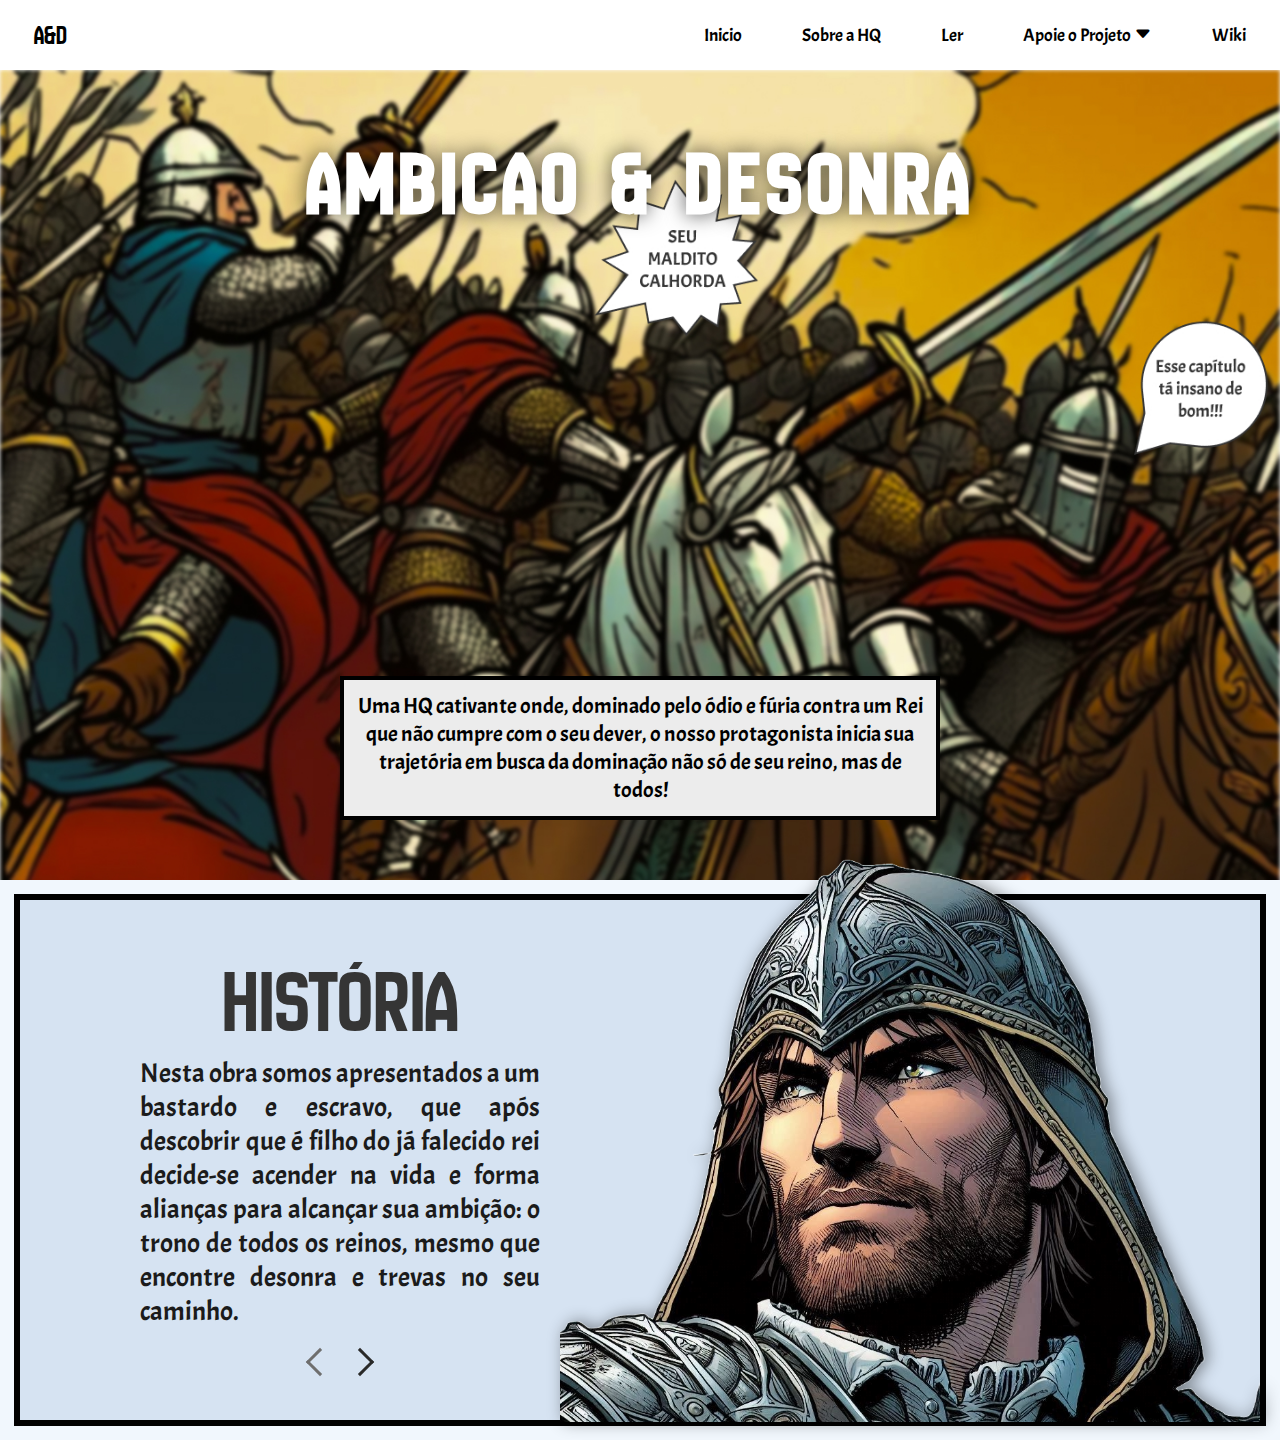
<file: index.html>
<!DOCTYPE html>
<html lang="en">
<head>
    <meta charset="UTF-8">
    <meta name="viewport" content="width=device-width, initial-scale=1.0">
    <title>AMBIÇÃO & DESONRA</title>

    <link rel="stylesheet" href="./src/css/home.css">
    <link rel="stylesheet" href="./src/css/menu.css">

    <link rel="stylesheet" href="https://cdn.jsdelivr.net/npm/bootstrap-icons@1.11.3/font/bootstrap-icons.min.css">

    <script src="src/js/menu.js" defer></script>
    <script src="src/js/functions.js" defer></script>
</head>
<body>
    <header>
        <nav class="navbar">
            <a href="#" class="logo"><p>A&D</p></a>
            <ul class="nav-menu">
                <li class="nav-item" onclick="fechar()"><a href='#inicio' class="nav-link">Inicio</a></li>
                <li class="nav-item" onclick="fechar()"><a href='#sobre' class="nav-link">Sobre a HQ</a></li>
                <li class="nav-item" onclick="fechar()"><a href='src/pages/PageNotFound/index.html' class="nav-link">Ler</a></li>
                <li class="nav-item drop-hover" onclick="fechar()">

                    <a href='src/pages/apoie/index.html' class="nav-link">Apoie o Projeto <i class="bi bi-caret-down-fill"></i></a>

                    <div class="drop">
                        <a href="src/pages/donation/index.html" class="nav-link">Doação com Pix</a>
                        <a href="https://chat.whatsapp.com/Fv4F809BcZI3fN7SZRfdRE" class="nav-link">Faça parte da equipe</a>
                    </div>

                </li>
                <li class="nav-item" onclick="fechar()"><a href='src/pages/PageNotFound/index.html' class="nav-link">Wiki</a></li>
            </ul>
            <div class="hamburguer">
                <span class="bar"></span>
                <span class="bar"></span>
                <span class="bar"></span>
            <div>
        </nav>
    </header>
    <main>
        <section id="inicio">
            <h1>AMBICAO & DESONRA</h1>
            <div id="sinopse">
                <p>Uma HQ cativante onde, dominado pelo ódio e fúria contra um Rei que não cumpre com o seu dever, o nosso protagonista inicia sua trajetória em busca da dominação não só de seu reino, mas de todos!</p>
            </div>
        </section>
        <section id="sobre">
            <div class="content">
                <div class="texto">

                    <div class="historia">
                        <div class="titulo">HISTÓRIA</div>
                        <div class="resumo">Nesta obra somos apresentados a um bastardo e escravo, que após descobrir que é filho do já falecido rei decide-se acender na vida e forma alianças para alcançar sua ambição: o trono de todos os reinos, mesmo que encontre desonra e trevas no seu caminho.</div>
                    </div>

                    <div class="criadores">
                        
                        <div class="titulo">CRIADORES</div>

                        <div class="perfis">
                            <div class="perfil">
                                <div class="foto">
                                    <img src="src/img/Pedro.jpg" alt="Foto de Perfil de Pedro Lúcio">
                                </div>
                                <div class="info">
                                    <p class="nome">Pedro Lúcio</p>
                                    <p class="cargo">Criador e Roteirista</p>
                                    <div class="social">
                                        <a href="https://x.com/pedrofoxzyo?t=A5SJnDtAHVJOA0P5RezTqA&s=09">
                                            <img src="src/img/x.png" alt="X ou Antigo Twitter">
                                        </a>
                                        <a href="https://www.instagram.com/pedro_lucio_rt?igsh=MWdzeGVkcnN6dDBjMQ==">
                                            <img src="src/img/instagram.png" alt="instagram">
                                        </a>
                                    </div>
                                </div>
                            </div>
                            <div class="perfil">
                                <div class="foto">
                                    <img src="src/img/Lucas.jpg" alt="Foto de Perfil de Lucas Abmael">
                                </div>
                                <div class="info">
                                    <p class="nome">Lucas Abmael</p>
                                    <p class="cargo">Desenhista e Programador</p>
                                    <div class="social">
                                        <a href="https://x.com/lusqueta123?t=krkgnU3ZFdC6gzbmlfgf2w&s=09">
                                            <img src="src/img/x.png" alt="X ou Antigo Twitter">
                                        </a>
                                        <a href="https://www.instagram.com/lucasabmael_?igsh=cmI2czc3eGMza2Y=">
                                            <img src="src/img/instagram.png" alt="instagram">
                                        </a>
                                    </div>
                                </div>
                            </div>
                        </div>
                    </div>

                    <div class="buttons">
                        <button class="button" onclick="trocar()"></button>
                        <button class="button" onclick="trocar()"></button>
                    </div>
                </div>
                <div class="image">
                    <img src="src/img/personagem.png" alt="Bennedict (Personagem Principal)">
                </div>
            </div>
        </section>
    </main>
</body>
</html>
</file>
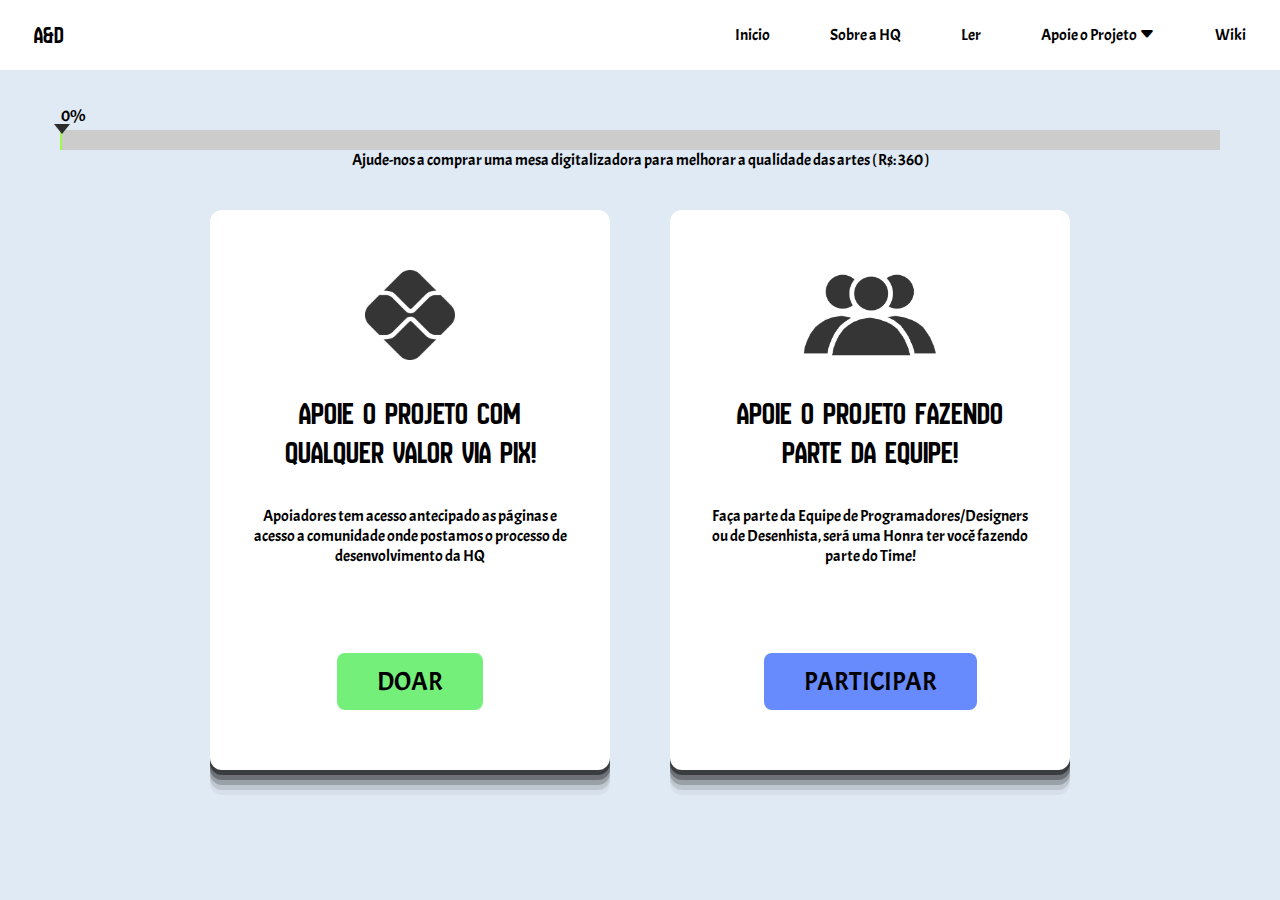
<file: src/pages/apoie/index.html>
<!DOCTYPE html>
<html lang="pt-br">
<head>
    <meta charset="UTF-8">
    <meta name="viewport" content="width=device-width, initial-scale=1.0">
    <title>Apoie o Projeto</title>

    <link rel="stylesheet" href="../../css/menu.css">
    <link rel="stylesheet" href="style.css">
    <link rel="stylesheet" href="https://cdn.jsdelivr.net/npm/bootstrap-icons@1.11.3/font/bootstrap-icons.min.css">
    <script src="../../js/menu.js" defer></script>
</head>
<body>
    <header>
        <nav class="navbar">
            <a href="#" class="logo"><p>A&D</p></a>
            <ul class="nav-menu">
                <li class="nav-item" onclick="fechar()"><a href='../../../index.html' class="nav-link">Inicio</a></li>
                <li class="nav-item" onclick="fechar()"><a href='../../../index.html#sobre' class="nav-link">Sobre a HQ</a></li>
                <li class="nav-item" onclick="fechar()"><a href='../../pages/PageNotFound/index.html' class="nav-link">Ler</a></li>
                <li class="nav-item drop-hover" onclick="fechar()">

                    <a href='#' class="nav-link">Apoie o Projeto <i class="bi bi-caret-down-fill"></i></a>

                    <div class="drop">
                        <a href="../donation/index.html" class="nav-link">Doação com Pix</a>
                        <a href="https://chat.whatsapp.com/Fv4F809BcZI3fN7SZRfdRE" class="nav-link">Faça parte da equipe</a>
                    </div>

                </li>
                <li class="nav-item" onclick="fechar()"><a href='../../src/pages/PageNotFound/index.html' class="nav-link">Wiki</a></li>
            </ul>
            <div class="hamburguer">
                <span class="bar"></span>
                <span class="bar"></span>
                <span class="bar"></span>
            <div>
        </nav>
    </header>

    <main>
        <div class="meta">
            <div class="arrecadacao">
                <div class="arrecadado"></div>
            </div>
            <p>Ajude-nos a comprar uma mesa digitalizadora para melhorar a qualidade das artes ( R$: 360 )</p>
        </div>
        <div class="cards">
            <div class="card">
                <div class="text">
                    <img src="../../img/pix.png" alt="Pix">
                    <p>Apoie o projeto com qualquer valor via Pix!</p>
                    <p style="font-family: Acme;font-size: 1rem;">Apoiadores tem acesso antecipado as páginas e acesso a comunidade onde postamos o processo de desenvolvimento da HQ</p>
                </div>
                <a href="../donation/index.html">DOAR</a>
            </div>
            <div class="card">
                <div class="text">
                    <img src="../../img/colaboration.png" alt="Colaboração na Equipe">
                    <p>Apoie o projeto fazendo parte da Equipe!</p>
                    <p style="font-family: Acme;font-size: 1rem;">Faça parte da Equipe de Programadores/Designers ou de Desenhista, será uma Honra ter você fazendo parte do Time!</p>
                </div>
                <a href="https://chat.whatsapp.com/Fv4F809BcZI3fN7SZRfdRE">PARTICIPAR</a>
            </div>
        </div>
    </main>
</body>
</html>
</file>
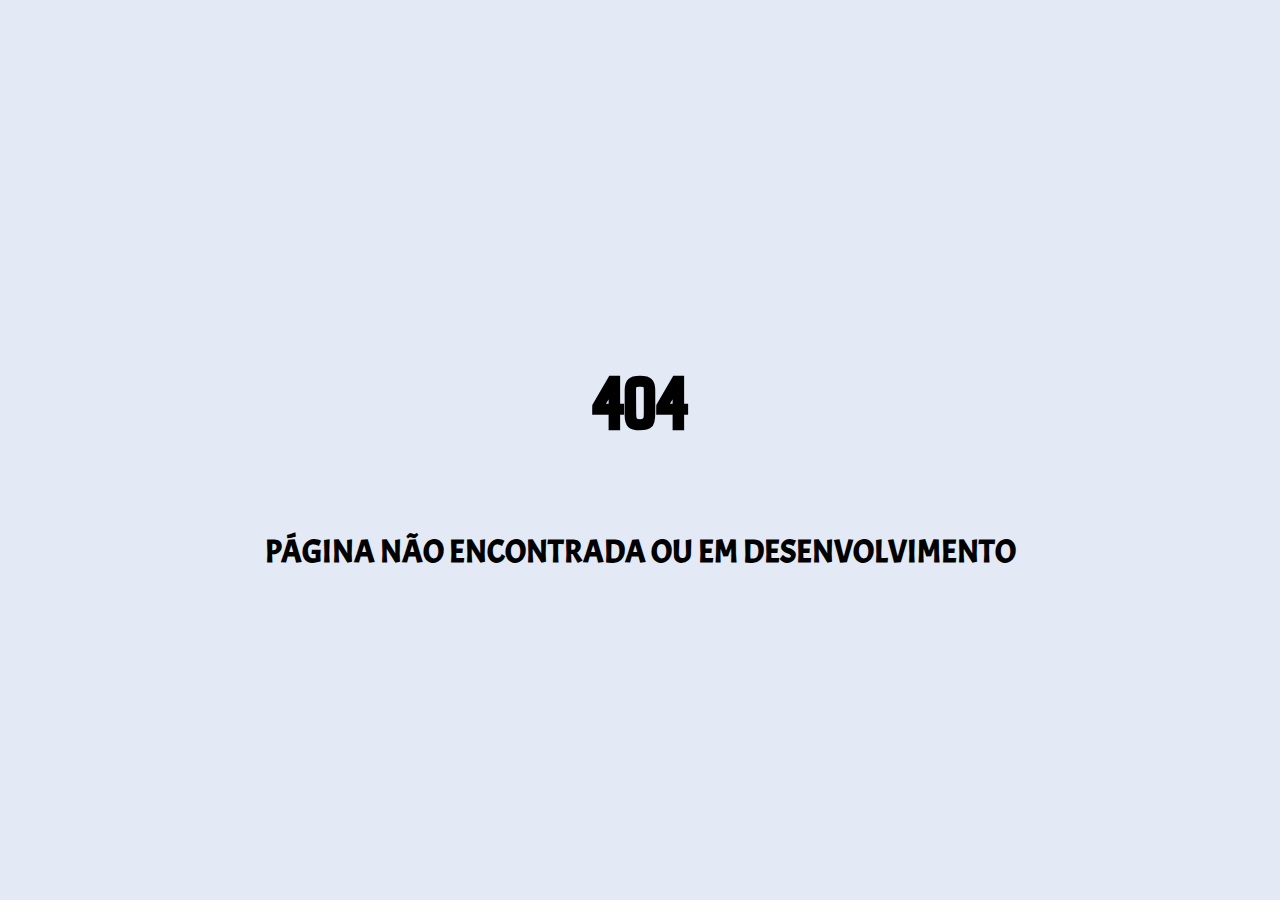
<file: src/pages/PageNotFound/index.html>
<!DOCTYPE html>
<html lang="en">
<head>
    <meta charset="UTF-8">
    <meta name="viewport" content="width=device-width, initial-scale=1.0">
    <title>Página não encontrada</title>
</head>
<body>
    <h1>404</h1>
    <h2>PÁGINA NÃO ENCONTRADA OU EM DESENVOLVIMENTO</h2>

    <style>
        @font-face {
            font-family: 'NewAmsterdam';
            src: url('../../fonts/NewAmsterdam-Regular.ttf') format('truetype');
        }
        @font-face {
            font-family: 'Acme';
            src: url('../../fonts/Acme-Regular.ttf') format('truetype');
        }
        body {
            width: 100%;
            height: 100vh;
            background-color: #e3eaf5;
            display: flex;
            flex-direction: column;
            align-items: center;
            justify-content: center;
            padding: 0;
            margin: 0;
            box-sizing: border-box;
        }
        h1 {
            font-family: "NewAmsterdam";
            font-size: 5rem;
            color: #000;
            text-align: center;
        }
        h2 {
            font-family: "Acme";
            font-size: 2rem;
            color: #000;
            text-align: center;
        }
    </style>
</body>
</html>
</file>
<file: src/css/home.css>
@font-face {
    font-family: 'Acme';
    src: url('../fonts/Acme-Regular.ttf') format('truetype');
}
@font-face {
    font-family: 'NewAmsterdam';
    src: url('../fonts/NewAmsterdam-Regular.ttf') format('truetype');
}

* {
    margin: 0;
    padding: 0;
    box-sizing: border-box;
    font-family: "Acme";
    font-size: 18px;
    font-weight: 300;
}
:root {
    --principal: #4569cc;
}
/* MAIN */
main {
    padding-top: 70px;
}

/* INICIO */
#inicio {
    width: 100%;
    height: 90vh;
    background: url("../img/background-mobile.jpg") no-repeat center center;
    background-size: cover;
    display: flex;
    flex-direction: column;
    align-items: center;
    justify-content: space-between;
    padding: 60px 24px;
}
#inicio h1 {
    font-family: "NewAmsterdam";
    font-size: 2.2em;
    font-weight: bold;
    color: #FFF;
    letter-spacing: 5px;
    text-shadow: 0 0 20px #000000ab;
    text-align: center;
}
#sinopse {
    background-color: #ececec;
    padding: 12px;
    border: 4px solid #000;
    max-width: 600px;
    text-align: center;
}
@media (min-width: 550px) {
    #inicio {
        background: url("../img/background.jpg") no-repeat top center;
        background-size: cover;
        justify-content: space-between;
    }
    #inicio h1 {
        font-size: 5rem;
    }
    #sinopse p {
        font-size: 1.2rem
    }
    .logo p {
        transition: linear .3s;
        &:hover {
            color: var(--principal);
        }
    }
}

/* SOBRE */
#sobre {
    background-color: #F1F7FD;
    padding: 14px;
}

.content {
    background-color: #D6E3F2;
    border: 6px solid #000;
}

.texto {
    display: flex;
    flex-direction: column;
    align-items: center;
    text-align: justify;
    gap: 24px;
    padding: 24px 60px;
}

.titulo {
    font-family: "NewAmsterdam";
    font-size: 5rem;
    font-weight: bolder;
    color: #353535;
    text-align: center;
}

.resumo {
    font-family: "Acme";
    font-size: 1.5rem;
    font-weight: bolder;
    color:
     #1b1b1b;
}

.buttons {
    width: 60px;
    display: flex;
    flex-direction: row;
    justify-content: space-between;
}

.button {
    width: 20px;
    height: 20px;
    border: none;
    background: none;
    cursor: pointer;
}

.button:nth-child(1) {
    rotate: -45deg;
    border-top: 3px solid #6e6e6e;
    border-left: 3px solid #6e6e6e;
}

.button:nth-child(2) {
    rotate: 45deg;
    border-top: 3px solid #292929;
    border-right: 3px solid #292929;
}

.image {
    width: 100%;
    /* z-index: -1; */
}

.image img {
    width: 100%;
    position: relative;
    bottom: -8px;
    filter: drop-shadow(4px 0 8px #0000006c);
}

.texto .criadores {
    display: none;
}

.texto.active .button:nth-child(1) {
    border-top: 3px solid #292929;
    border-left: 3px solid #292929;
}

.texto.active .button:nth-child(2) {
    border-top: 3px solid #6e6e6e;
    border-right: 3px solid #6e6e6e;
}

.texto.active .historia{
    position: absolute;
    width: 400px;
    left: -100%;
    display: none;
}

.texto.active .criadores {
    display: flex;
    flex-direction: column;
}

.perfis {
    display: flex;
    flex-direction: column;
    align-items: center;
}

.perfil {
    display: flex;
    flex-direction: row;
    align-items: center;
    gap: 12px;
    margin-bottom: 29px;
}

.foto {
    width: 90px;
    height: 90px;
    border-radius: 50%;
    position: relative;
    z-index: 0;
}
.foto img {
    width: 100%;
    border-radius: 50%;
}

.foto::after,
.foto::before {
    content: "";
    position: absolute;
    width: 90px;
    height: 90px;
    padding: 4px;
    border-radius: 50%;
    top: 50%;
    left: 50%;
    translate: -50% -50%;
    animation: rotacao infinite linear 2s;
    z-index: -1;
}

.perfil:nth-child(1) .foto::after,
.perfil:nth-child(1) .foto::before {
    background-image: conic-gradient( transparent 20%, #ff3939 );
}

.perfil:nth-child(2) .foto::after,
.perfil:nth-child(2) .foto::before {
    background-image: conic-gradient( transparent 20%, #2b98f1 );
}

.foto::before {
    filter: blur(.8rem);
}

@keyframes rotacao {
    0% {
        rotate: 0deg;
    }
    100% {
        rotate: 360deg;
    }
}

.info {
    display: flex;
    flex-direction: column;
    align-items: start;
    width: 200px;
}

.nome {
    font-family: "NewAmsterdam";
    font-size: 1.5rem;
    color: #353535;
}

.cargo {
    font-family: "Acme";
    font-size: 1rem;
    color: #444444;
    margin-bottom: 12px;
}

.social {
    display: flex;
    flex-direction: row;
    align-items: center;
    gap: 18px;
}

.social img {
    width: 28px;
}

@media (min-width: 1160px) {
    .content {
        display: flex;
        flex-direction: row;
        align-items: start;
        justify-content: space-between;
        text-align: justify;
        padding: 24px 60px;
        position: relative;
    }
    .historia {
        max-width: 400px;
    }
    .image {
        max-width: 700px;
        max-height: 600px;
        position: absolute;
        right: 0;
        bottom: 0;
    }
    .image img {
        width: 100%;
        height: 100%;
    }
}
</file>
<file: src/css/menu.css>
@font-face {
    font-family: 'Acme';
    src: url('../fonts/Acme-Regular.ttf') format('truetype');
}
@font-face {
    font-family: 'NewAmsterdam';
    src: url('../fonts/NewAmsterdam-Regular.ttf') format('truetype');
}

* {
    margin: 0;
    padding: 0;
    box-sizing: border-box;
    font-family: "Acme";
}

:root {
    --principal: #4569cc;
}

body, html {
    overflow-x: hidden;
    scroll-behavior: smooth;
}

::-webkit-scrollbar {
    width: 5px;
}

::-webkit-scrollbar-thumb {
    width: 5px;
    background-color: #CCC;
}

header {
    background: #fff;
    position: fixed;
    top: 0;
    left: 0;
    width: 100%;
    z-index: 1;
}

li {
    list-style: none;
}

a {
    color: #000;
    text-decoration: none;
    display: block;
}

.navbar {
    min-height: 70px;
    display: flex;
    align-items: center;
    justify-content: space-between;
    padding: 0 34px;
}
.logo p {
    font-family: "NewAmsterdam";
    font-size: 1.5rem;
}

.nav-menu {
    display: flex;
    align-items: center;
    gap: 60px;
}

.nav-link {
    transition: .5s ease;
    &:hover {
        color: var(--principal);
    }
}

.hamburguer {
    display: none;
    cursor: pointer;
}

.bar {
    display: block;
    width: 28px;
    height: 3px;
    border-radius: 2px;
    margin: 5px auto;
    background-color: #000;
    transition: all .3s ease-in-out;
}

.drop-hover {
    position: relative;
    padding: 10px 0;
}

.drop-hover .drop {
    position: absolute;
    top: 40px;
    background-color: #ebeef8;
    width: 160px;
    display: none;
}

.drop-hover .drop::after {
    content: "";
    width: 0;
    height: 0;
    position: absolute;
    top: -10px;
    left: 20px;
    border-left: 15px solid transparent;
    border-right: 15px solid transparent;
    border-bottom: 10px solid #ebeef8;
}

.drop a {
    padding: 12px 8px;
    &:hover {
        background-color: #CCC;
    }
}

.drop-hover:hover .drop{
    display: block;
}

@media (max-width: 850px) {
    .hamburguer {
        display: block;
    }

    .hamburguer.active .bar:nth-child(2) {
        opacity: 0;
    }

    .hamburguer.active .bar:nth-child(1) {
        transform: translateY(8px) rotate(45deg);
    }

    .hamburguer.active .bar:nth-child(3) {
        transform: translateY(-8px) rotate(-45deg);
    }
    .nav-menu {
        position: fixed;
        left: -100%;
        top: 70px;
        gap: 0;
        border-radius: 0 0 20px 20px;
        background-color: #FFF;
        width: 100%;
        text-align: center;
        flex-direction: column;
        transition: .3s;
    }
    .nav-item {
        margin: 16px 0;
    }
    .nav-menu.active {
        left: 0;
    }
}
</file>
<file: src/pages/apoie/style.css>
main {
    width: 100%;
    min-height: 100vh;
    background-color: #E0EAF4;
    display: flex;
    flex-direction: column;
    align-items: center;
    justify-content: center;
    gap: 40px;
    padding: 90px 60px;
}

.cards {
    display: flex;
    flex-direction: column;
    gap: 60px;
}

.arrecadacao, .meta {
    width: 100%;
    max-width: 1200px;
}

.meta {
    text-align: center;
}

.arrecadacao {
    background-color: #CCC;
    height: 20px;
}

.arrecadado {
    width: 2px;
    height: 20px;
    background-color: #a0fa4b;
    position: relative;
}

.arrecadado::before {
    content: "";
    width: 0;
    height: 0;
    position: absolute;
    top: -6px;
    right: -8px;
    border-left: 8px solid transparent;
    border-right: 8px solid transparent;
    border-top: 10px solid #2c2c2c;
}

.arrecadado::after {
    content: "0%";
    width: 100%;
    position: absolute;
    top: calc( -100% - 4px );
}

.card {
    width: 100%;
    max-width: 400px;
    height: 560px;
    background-color: #FFF;
    display: flex;
    flex-direction: column;
    align-items: center;
    justify-content: space-between;
    padding: 60px 42px;
    border-radius: 12px;
    box-shadow: #00000077 0px 5px, #00000049 0px 10px, #00000031 0px 15px, #0000001c 0px 20px, #0000000a 0px 25px;
}

.card img {
    height: 90px;
}

.text {
    display: flex;
    flex-direction: column;
    align-items: center;
    justify-content: center;
    gap: 34px;
}

.text p {
    font-family: "NewAmsterdam";
    font-size: 2rem;
    text-align: center;
}

.card a {
    font-size: 1.6rem;
    font-weight: 400;
    padding: 12px 40px;
    border-radius: 8px;
}

.card:nth-child(1) a {
    background-color: #74f07a;
    
}

.card:nth-child(2) a {
    background-color: #678afd;
}

@media (min-width: 900px) {
    .cards {
        display: flex;
        flex-direction: row;
    }
}
</file>
